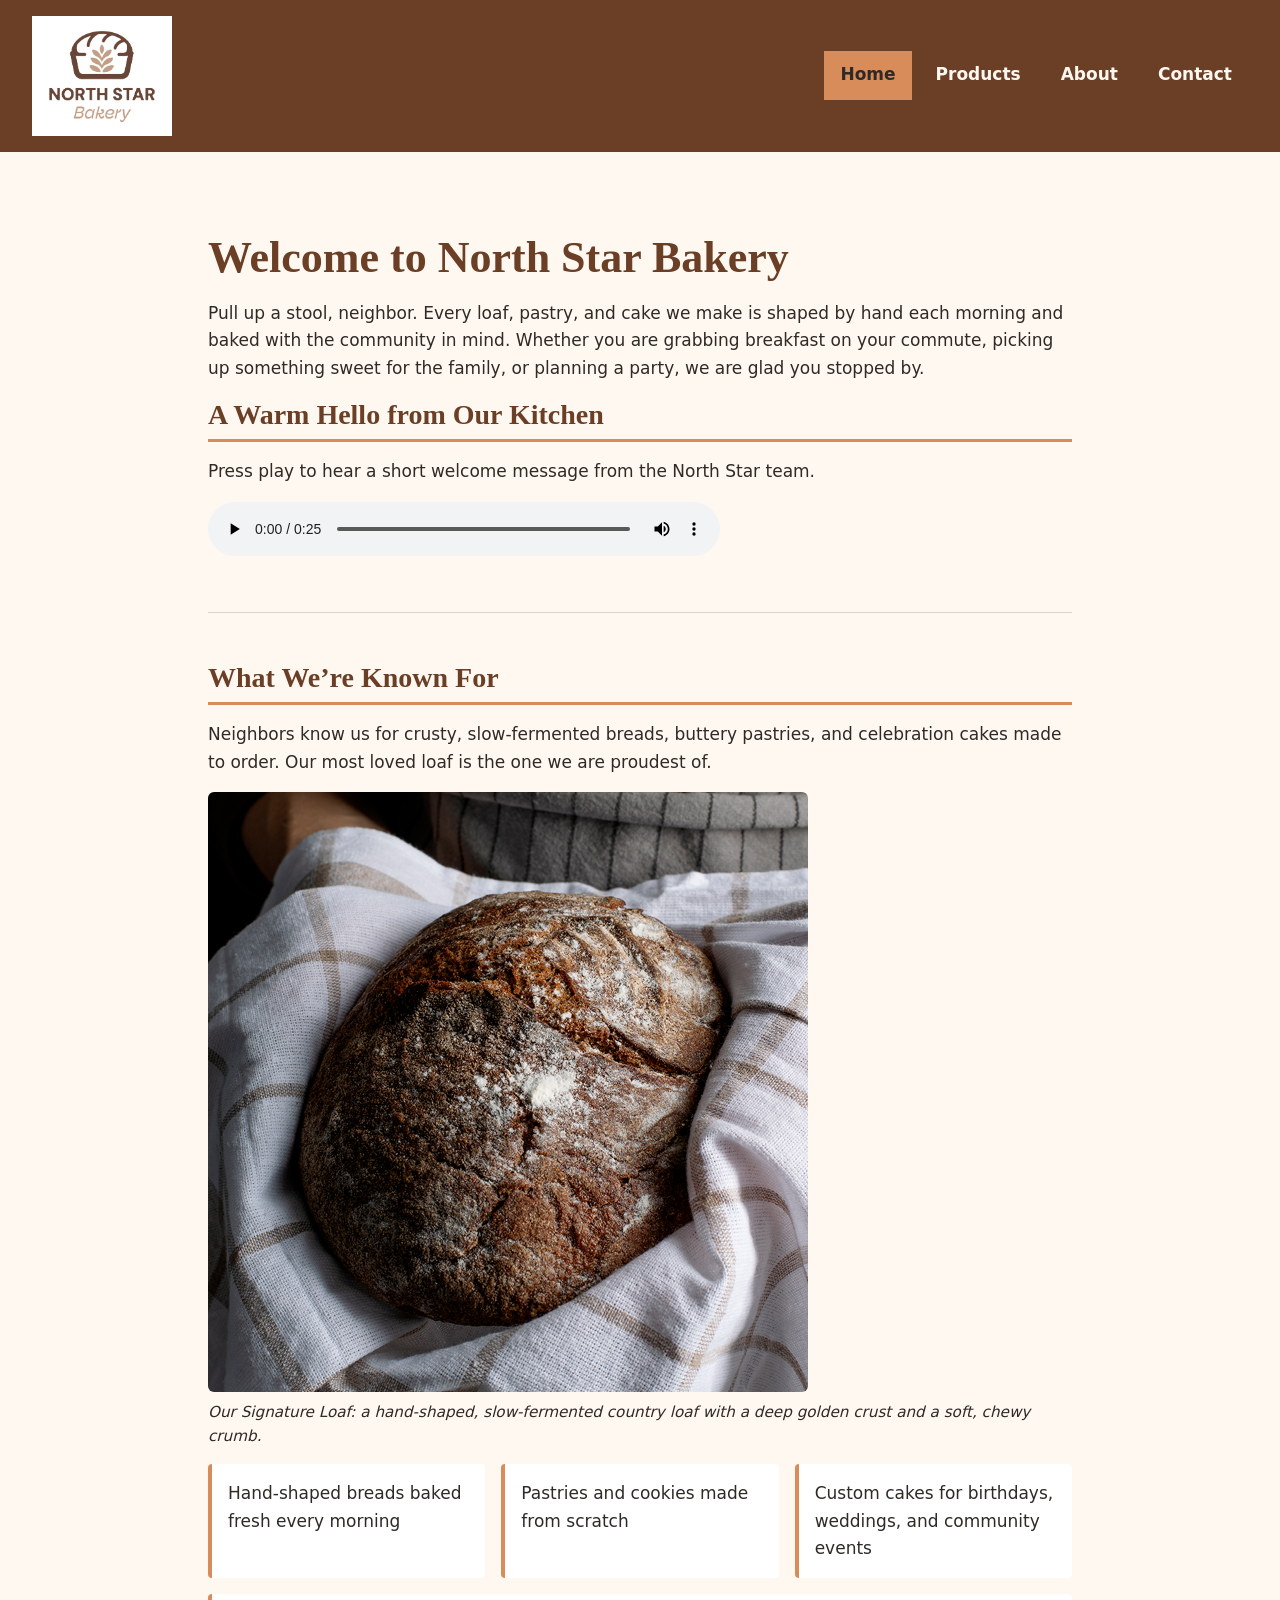
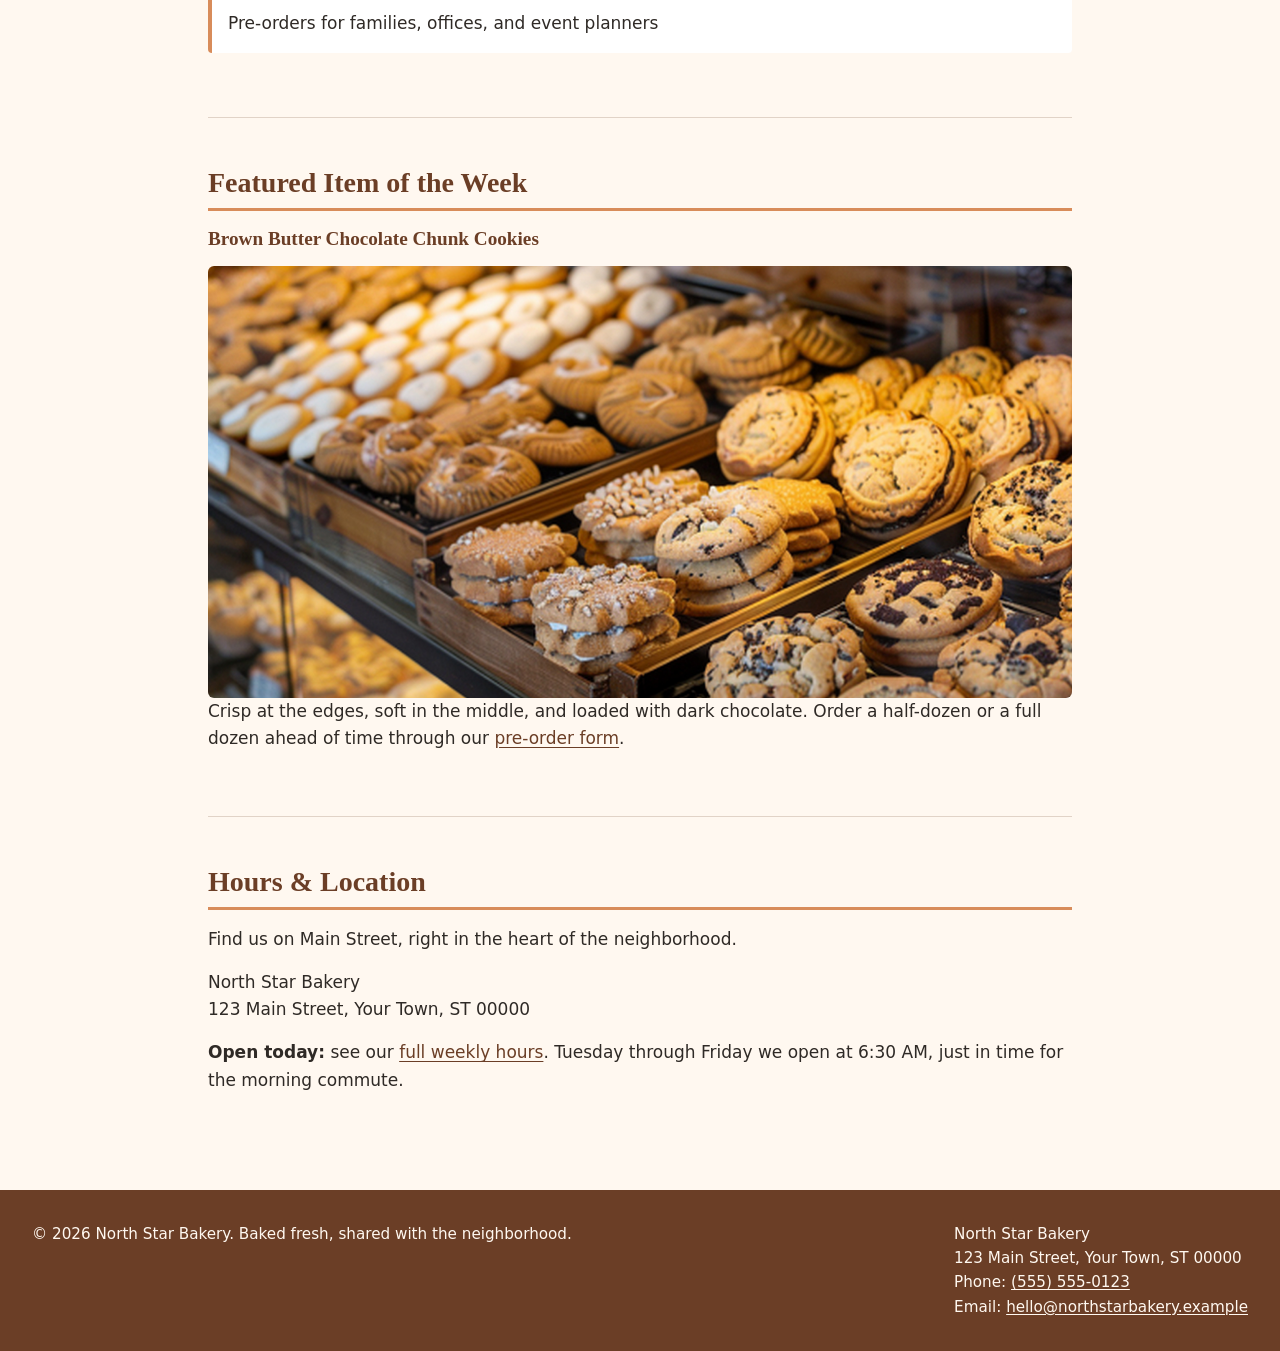
<file: index.html>
<!DOCTYPE html>
<html lang="en">
<head>
  <meta charset="UTF-8">
  <meta name="viewport" content="width=device-width, initial-scale=1.0">
  <meta name="description" content="North Star Bakery is a neighborhood bakery serving handmade breads, pastries, and cakes. Pre-order for your family or event.">
  <title>Home | North Star Bakery</title>
<link rel="stylesheet" href="style.css">
</head>
<body>

  <header>
    <a href="index.html">
      <img src="images/bakery-logo_c.png" alt="North Star Bakery logo: a loaf of bread with a wheat sprig inside" width="167" height="143">
    </a>
    <nav aria-label="Main navigation">
      <ul>
        <li><a href="index.html" aria-current="page">Home</a></li>
        <li><a href="products.html">Products</a></li>
        <li><a href="about.html">About</a></li>
        <li><a href="contact.html">Contact</a></li>
      </ul>
    </nav>
  </header>

  <main>
    <section aria-labelledby="welcome-heading">
      <h1 id="welcome-heading">Welcome to North Star Bakery</h1>
      <p>Pull up a stool, neighbor. Every loaf, pastry, and cake we make is shaped by hand each morning and baked with the community in mind. Whether you are grabbing breakfast on your commute, picking up something sweet for the family, or planning a party, we are glad you stopped by.</p>

      <h2>A Warm Hello from Our Kitchen</h2>
      <p>Press play to hear a short welcome message from the North Star team.</p>
      <audio controls preload="metadata">
        <source src="media/bakery-welcome_c.mp3" type="audio/mpeg">
        <p>Your browser does not support the audio element. You can <a href="media/bakery-welcome_c.mp3">download the welcome message (MP3)</a> instead.</p>
      </audio>
    </section>

    <section aria-labelledby="known-for-heading">
      <h2 id="known-for-heading">What We&rsquo;re Known For</h2>
      <p>Neighbors know us for crusty, slow-fermented breads, buttery pastries, and celebration cakes made to order. Our most loved loaf is the one we are proudest of.</p>

      <figure>
        <img src="images/bakery-signature-loaf_c.png" alt="A round, dark-crusted artisan loaf dusted with flour, resting in a white and tan checked kitchen towel" width="600" height="600">
        <figcaption>Our Signature Loaf: a hand-shaped, slow-fermented country loaf with a deep golden crust and a soft, chewy crumb.</figcaption>
      </figure>

      <ul>
        <li>Hand-shaped breads baked fresh every morning</li>
        <li>Pastries and cookies made from scratch</li>
        <li>Custom cakes for birthdays, weddings, and community events</li>
        <li>Pre-orders for families, offices, and event planners</li>
      </ul>
    </section>

    <section aria-labelledby="featured-heading">
      <h2 id="featured-heading">Featured Item of the Week</h2>
      <h3>Brown Butter Chocolate Chunk Cookies</h3>
      <picture>
        <source media="(min-width: 800px)" srcset="images/bakery-feature-large_c.png" width="1200" height="600">
        <img src="images/bakery-feature-small_c.png" alt="A bakery display case filled with trays of chocolate chunk cookies, sugar-topped pastries, and glazed buns" width="600" height="600">
      </picture>
      <p>Crisp at the edges, soft in the middle, and loaded with dark chocolate. Order a half-dozen or a full dozen ahead of time through our <a href="contact.html">pre-order form</a>.</p>
    </section>

    <section aria-labelledby="visit-heading">
      <h2 id="visit-heading">Hours &amp; Location</h2>
      <p>Find us on Main Street, right in the heart of the neighborhood.</p>
      <address>
        North Star Bakery<br>
        123 Main Street, Your Town, ST 00000
      </address>
      <p><strong>Open today:</strong> see our <a href="contact.html#hours-heading">full weekly hours</a>. Tuesday through Friday we open at 6:30 AM, just in time for the morning commute.</p>
    </section>
  </main>

  <footer>
    <p>&copy; 2026 North Star Bakery. Baked fresh, shared with the neighborhood.</p>
    <address>
      North Star Bakery<br>
      123 Main Street, Your Town, ST 00000<br>
      Phone: <a href="tel:+15555550123">(555) 555-0123</a><br>
      Email: <a href="mailto:hello@northstarbakery.example">hello@northstarbakery.example</a>
    </address>
  </footer>

</body>
</html>
</file>
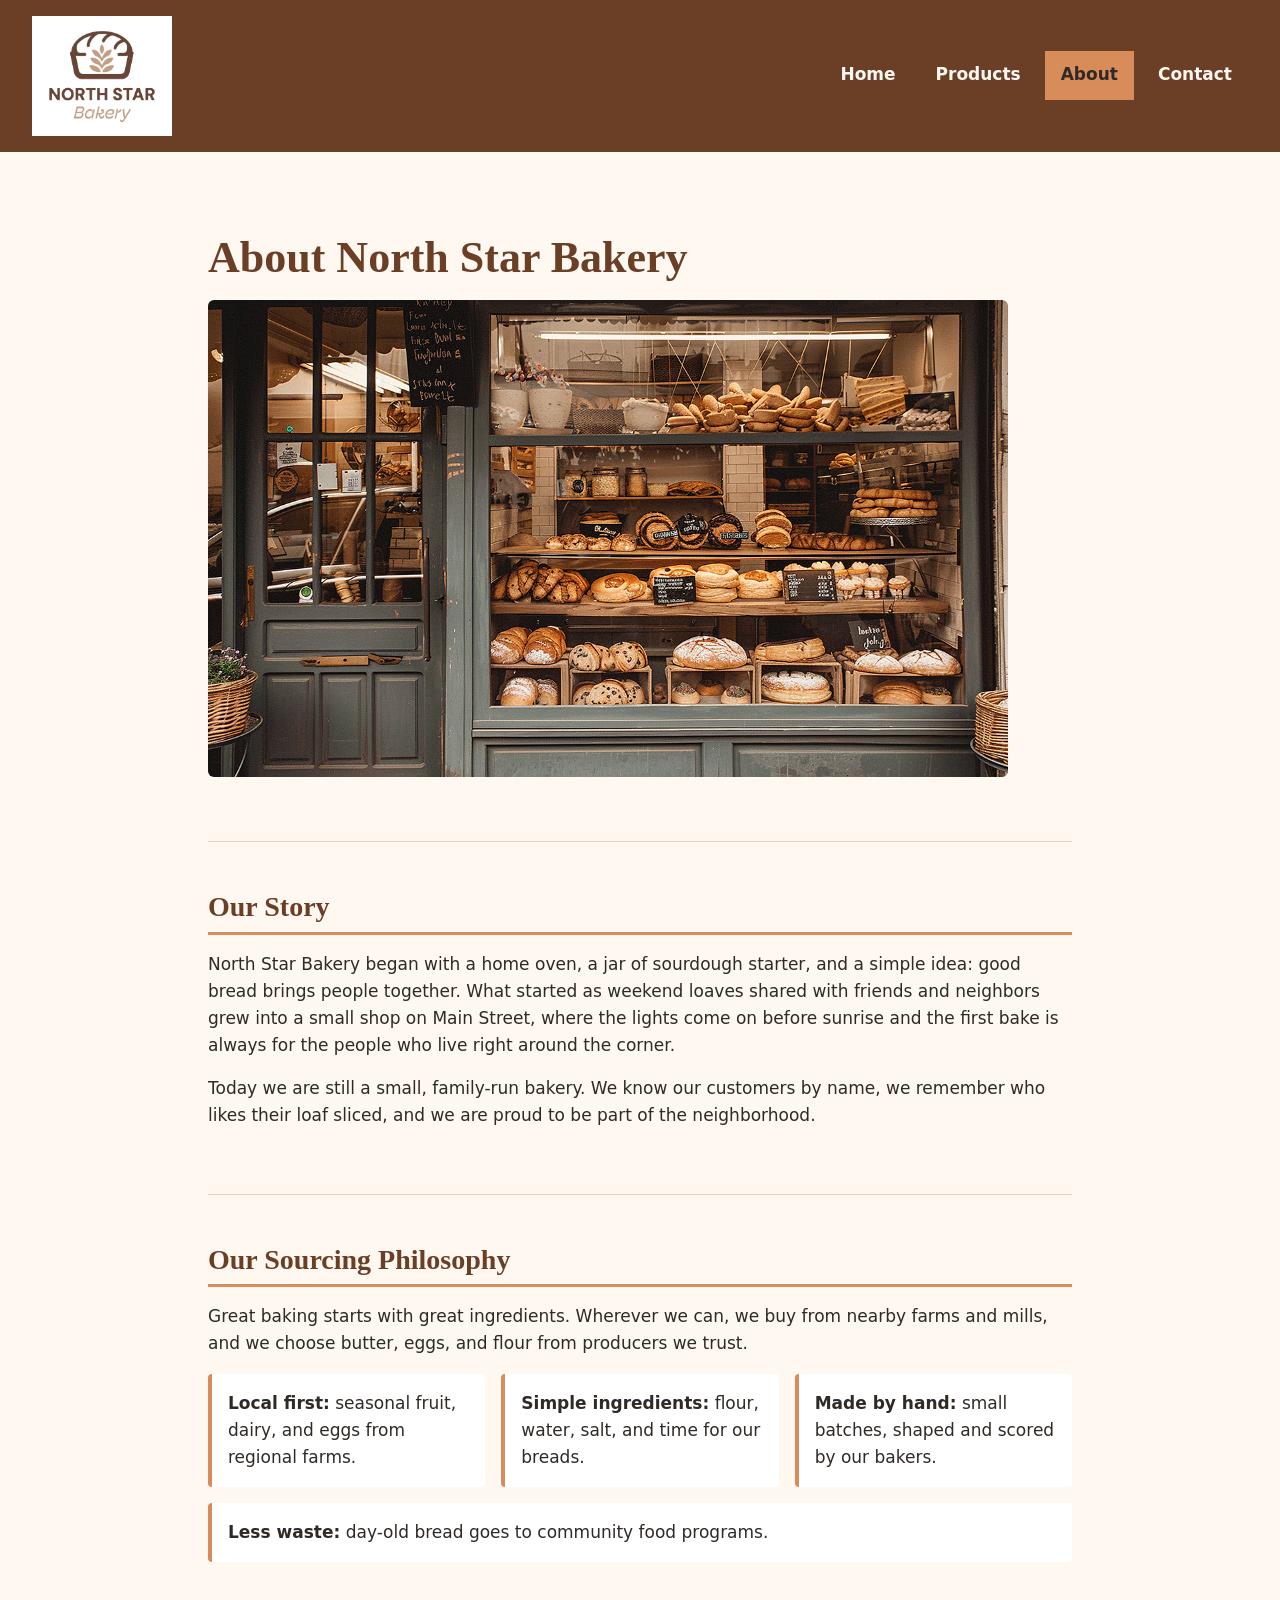
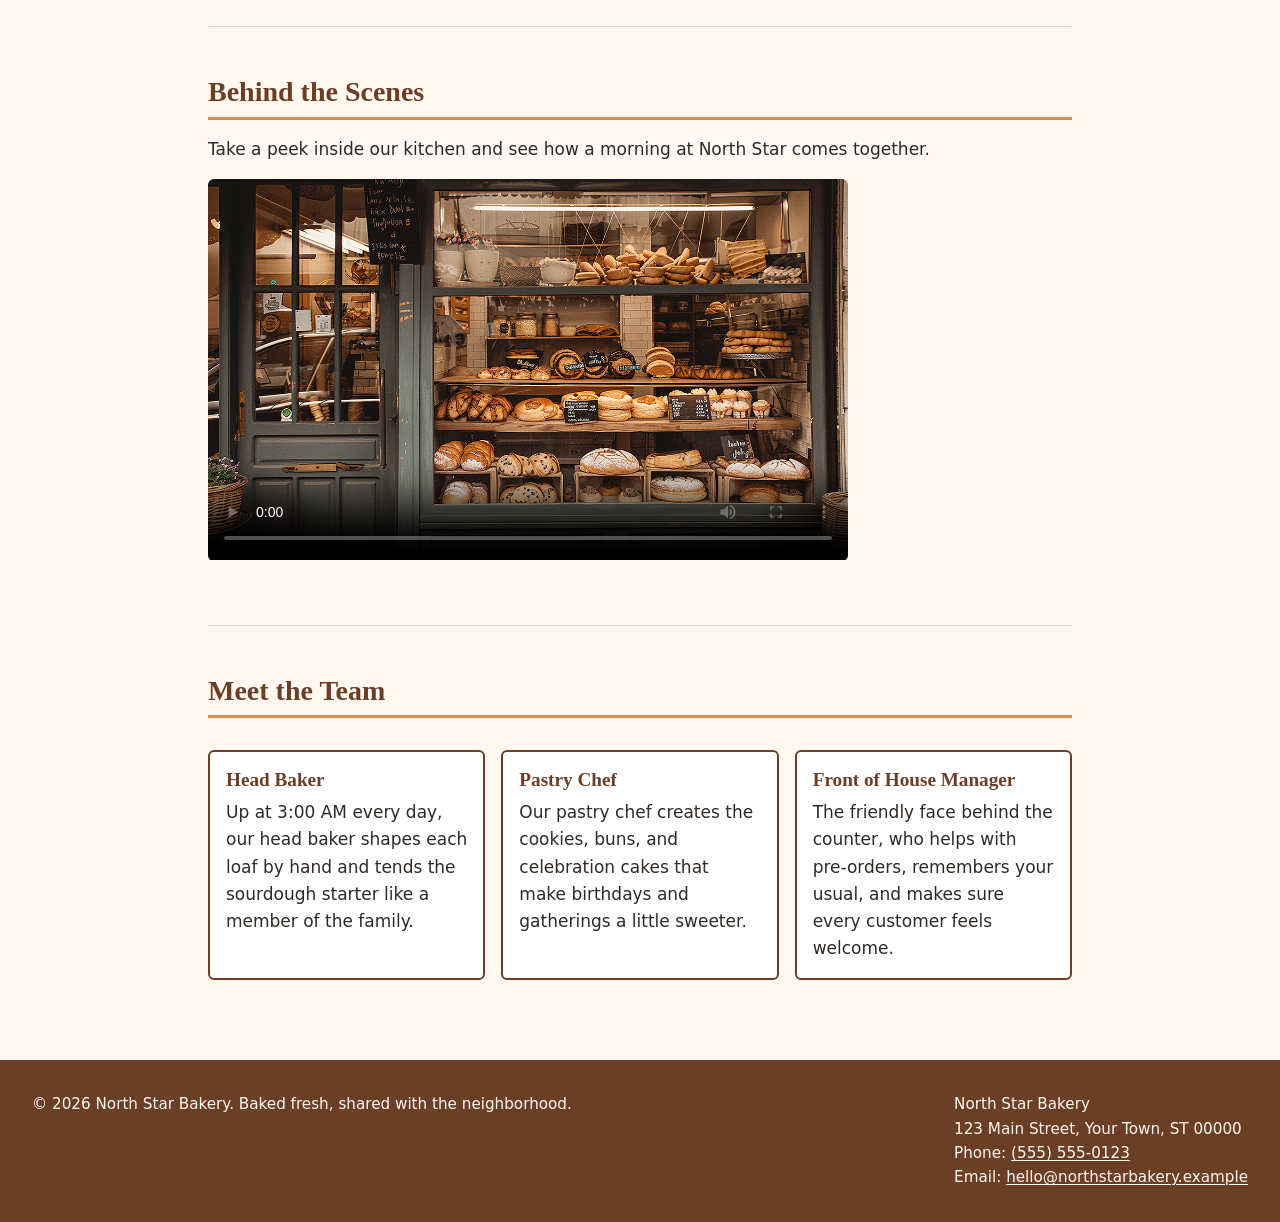
<file: about.html>
<!DOCTYPE html>
<html lang="en">
<head>
  <meta charset="UTF-8">
  <meta name="viewport" content="width=device-width, initial-scale=1.0">
  <meta name="description" content="Learn the story of North Star Bakery, our sourcing philosophy, and the people who bake for the neighborhood.">
  <title>About | North Star Bakery</title>
<link rel="stylesheet" href="style.css">
</head>
<body>

  <header>
    <a href="index.html">
      <img src="images/bakery-logo_c.png" alt="North Star Bakery logo: a loaf of bread with a wheat sprig inside" width="167" height="143">
    </a>
    <nav aria-label="Main navigation">
      <ul>
        <li><a href="index.html">Home</a></li>
        <li><a href="products.html">Products</a></li>
        <li><a href="about.html" aria-current="page">About</a></li>
        <li><a href="contact.html">Contact</a></li>
      </ul>
    </nav>
  </header>

  <main>
    <section aria-labelledby="about-heading">
      <h1 id="about-heading">About North Star Bakery</h1>
      <img src="images/bakery-storefront_c.png" alt="The North Star Bakery storefront with a gray-green door and a large window full of breads, rolls, and pastries on wooden shelves" width="800" height="477">
    </section>

    <section aria-labelledby="story-heading">
      <h2 id="story-heading">Our Story</h2>
      <p>North Star Bakery began with a home oven, a jar of sourdough starter, and a simple idea: good bread brings people together. What started as weekend loaves shared with friends and neighbors grew into a small shop on Main Street, where the lights come on before sunrise and the first bake is always for the people who live right around the corner.</p>
      <p>Today we are still a small, family-run bakery. We know our customers by name, we remember who likes their loaf sliced, and we are proud to be part of the neighborhood.</p>
    </section>

    <section aria-labelledby="sourcing-heading">
      <h2 id="sourcing-heading">Our Sourcing Philosophy</h2>
      <p>Great baking starts with great ingredients. Wherever we can, we buy from nearby farms and mills, and we choose butter, eggs, and flour from producers we trust.</p>
      <ul>
        <li><strong>Local first:</strong> seasonal fruit, dairy, and eggs from regional farms.</li>
        <li><strong>Simple ingredients:</strong> flour, water, salt, and time for our breads.</li>
        <li><strong>Made by hand:</strong> small batches, shaped and scored by our bakers.</li>
        <li><strong>Less waste:</strong> day-old bread goes to community food programs.</li>
      </ul>
    </section>

    <section aria-labelledby="behind-heading">
      <h2 id="behind-heading">Behind the Scenes</h2>
      <p>Take a peek inside our kitchen and see how a morning at North Star comes together.</p>
      <video controls preload="metadata" width="640" poster="images/bakery-storefront_c.png">
        <source src="media/bakery-behind-scenes_c.mp4" type="video/mp4">
        <p>Your browser does not support the video element. You can <a href="media/bakery-behind-scenes_c.mp4">download the behind-the-scenes video (MP4)</a> instead.</p>
      </video>
    </section>

    <section aria-labelledby="staff-heading">
      <h2 id="staff-heading">Meet the Team</h2>
      <article>
        <h3>Head Baker</h3>
        <p>Up at 3:00 AM every day, our head baker shapes each loaf by hand and tends the sourdough starter like a member of the family.</p>
      </article>
      <article>
        <h3>Pastry Chef</h3>
        <p>Our pastry chef creates the cookies, buns, and celebration cakes that make birthdays and gatherings a little sweeter.</p>
      </article>
      <article>
        <h3>Front of House Manager</h3>
        <p>The friendly face behind the counter, who helps with pre-orders, remembers your usual, and makes sure every customer feels welcome.</p>
      </article>
    </section>
  </main>

  <footer>
    <p>&copy; 2026 North Star Bakery. Baked fresh, shared with the neighborhood.</p>
    <address>
      North Star Bakery<br>
      123 Main Street, Your Town, ST 00000<br>
      Phone: <a href="tel:+15555550123">(555) 555-0123</a><br>
      Email: <a href="mailto:hello@northstarbakery.example">hello@northstarbakery.example</a>
    </address>
  </footer>

</body>
</html>
</file>
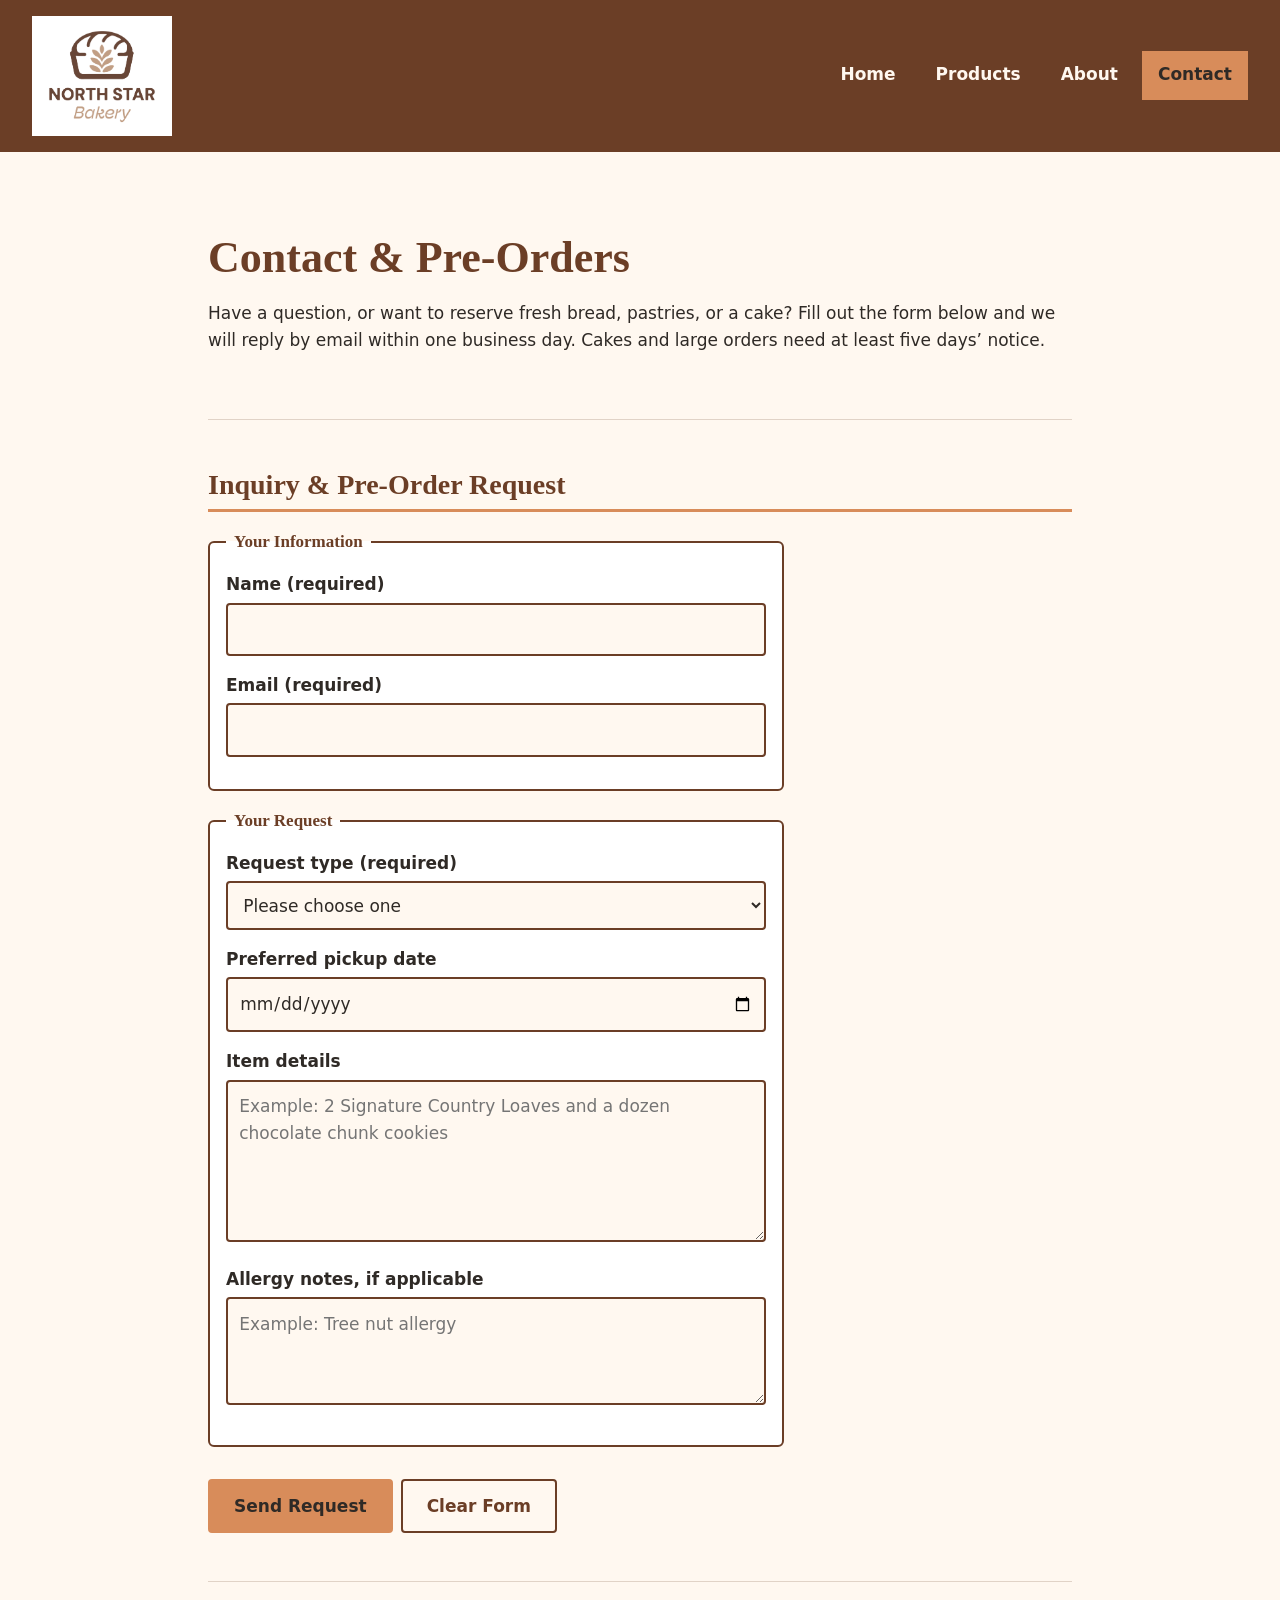
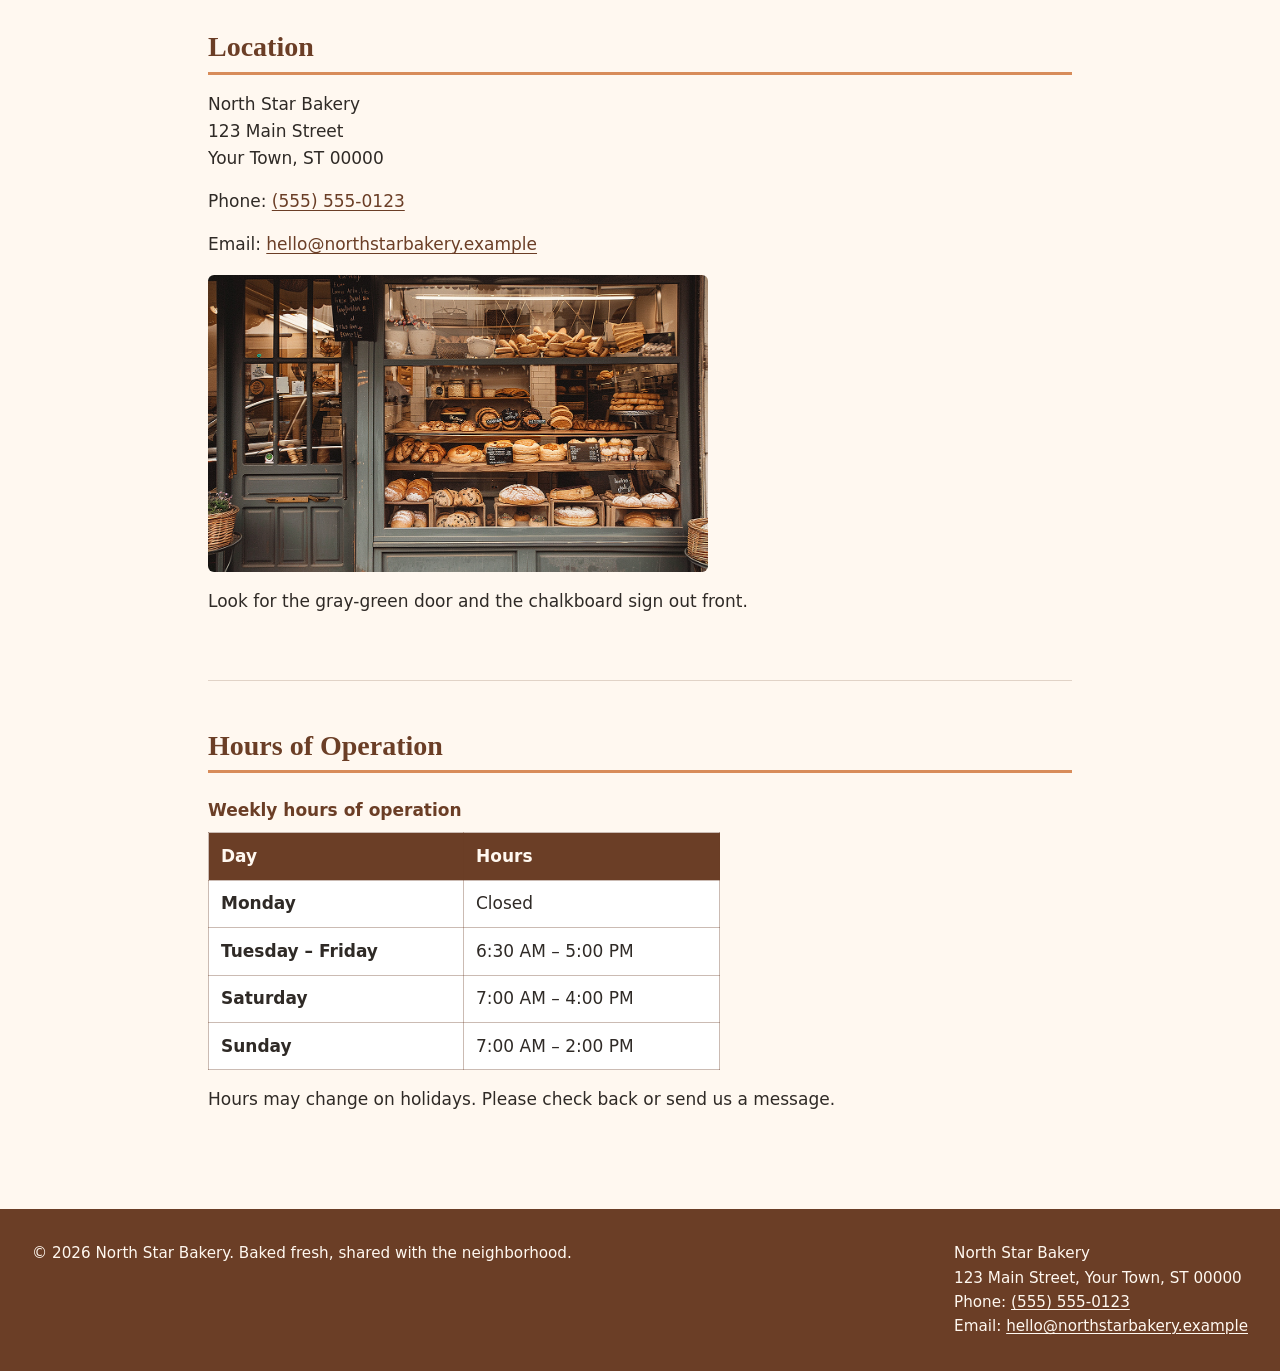
<file: contact.html>
<!DOCTYPE html>
<html lang="en">
<head>
  <meta charset="UTF-8">
  <meta name="viewport" content="width=device-width, initial-scale=1.0">
  <meta name="description" content="Send a pre-order request or question to North Star Bakery. Find our location and hours.">
  <title>Contact &amp; Pre-Orders | North Star Bakery</title>
  <link rel="stylesheet" href="style.css">
  <script src="js/contact.js" defer></script>
</head>
<body>

  <header>
    <a href="index.html">
      <img src="images/bakery-logo_c.png" alt="North Star Bakery logo: a loaf of bread with a wheat sprig inside" width="167" height="143">
    </a>
    <nav aria-label="Main navigation">
      <ul>
        <li><a href="index.html">Home</a></li>
        <li><a href="products.html">Products</a></li>
        <li><a href="about.html">About</a></li>
        <li><a href="contact.html" aria-current="page">Contact</a></li>
      </ul>
    </nav>
  </header>

  <main>
    <section aria-labelledby="contact-heading">
      <h1 id="contact-heading">Contact &amp; Pre-Orders</h1>
      <p>Have a question, or want to reserve fresh bread, pastries, or a cake? Fill out the form below and we will reply by email within one business day. Cakes and large orders need at least five days&rsquo; notice.</p>
    </section>

    <section aria-labelledby="form-heading">
      <h2 id="form-heading">Inquiry &amp; Pre-Order Request</h2>
      <form id="request-form" action="#" method="post" novalidate>

        <fieldset>
          <legend>Your Information</legend>
          <p>
            <label for="name">Name (required)</label><br>
            <input type="text" id="name" name="name" autocomplete="name" aria-describedby="name-error" required>
            <span class="error-message" id="name-error"></span>
          </p>
          <p>
            <label for="email">Email (required)</label><br>
            <input type="email" id="email" name="email" autocomplete="email" aria-describedby="email-error" required>
            <span class="error-message" id="email-error"></span>
          </p>
        </fieldset>

        <fieldset>
          <legend>Your Request</legend>
          <p>
            <label for="request-type">Request type (required)</label><br>
            <select id="request-type" name="request_type" aria-describedby="request-type-error" required>
              <option value="">Please choose one</option>
              <option value="pre-order">Pre-order</option>
              <option value="cake-order">Custom cake order</option>
              <option value="event-catering">Event or catering inquiry</option>
              <option value="general-question">General question</option>
            </select>
            <span class="error-message" id="request-type-error"></span>
          </p>
          <p>
            <label for="pickup-date">Preferred pickup date</label><br>
            <input type="date" id="pickup-date" name="pickup_date" aria-describedby="pickup-date-error">
            <span class="error-message" id="pickup-date-error"></span>
          </p>
          <p>
            <label for="item-details">Item details</label><br>
            <textarea id="item-details" name="item_details" rows="5" placeholder="Example: 2 Signature Country Loaves and a dozen chocolate chunk cookies" aria-describedby="item-details-error"></textarea>
            <span class="field-note" id="prefill-note" hidden>We filled this in from your saved items on the Products page. Feel free to edit it.</span>
            <span class="error-message" id="item-details-error"></span>
          </p>
          <p>
            <label for="allergy-notes">Allergy notes, if applicable</label><br>
            <textarea id="allergy-notes" name="allergy_notes" rows="3" placeholder="Example: Tree nut allergy"></textarea>
          </p>
        </fieldset>

        <p id="form-status" class="form-status" role="status" tabindex="-1"></p>

        <p>
          <button type="submit">Send Request</button>
          <button type="reset">Clear Form</button>
        </p>
      </form>
    </section>

    <section aria-labelledby="location-heading">
      <h2 id="location-heading">Location</h2>
      <address>
        North Star Bakery<br>
        123 Main Street<br>
        Your Town, ST 00000
      </address>
      <p>Phone: <a href="tel:+15555550123">(555) 555-0123</a></p>
      <p>Email: <a href="mailto:hello@northstarbakery.example">hello@northstarbakery.example</a></p>
      <img src="images/bakery-storefront_c.png" alt="The North Star Bakery storefront, a gray-green building with a window full of fresh bread" width="500" height="298">
      <p>Look for the gray-green door and the chalkboard sign out front.</p>
    </section>

    <section aria-labelledby="hours-heading">
      <h2 id="hours-heading">Hours of Operation</h2>
      <table>
        <caption>Weekly hours of operation</caption>
        <thead>
          <tr><th scope="col">Day</th><th scope="col">Hours</th></tr>
        </thead>
        <tbody>
          <tr><th scope="row">Monday</th><td>Closed</td></tr>
          <tr><th scope="row">Tuesday &ndash; Friday</th><td>6:30 AM &ndash; 5:00 PM</td></tr>
          <tr><th scope="row">Saturday</th><td>7:00 AM &ndash; 4:00 PM</td></tr>
          <tr><th scope="row">Sunday</th><td>7:00 AM &ndash; 2:00 PM</td></tr>
        </tbody>
      </table>
      <p>Hours may change on holidays. Please check back or send us a message.</p>
    </section>
  </main>

  <footer>
    <p>&copy; 2026 North Star Bakery. Baked fresh, shared with the neighborhood.</p>
    <address>
      North Star Bakery<br>
      123 Main Street, Your Town, ST 00000<br>
      Phone: <a href="tel:+15555550123">(555) 555-0123</a><br>
      Email: <a href="mailto:hello@northstarbakery.example">hello@northstarbakery.example</a>
    </address>
  </footer>

</body>
</html>
</file>
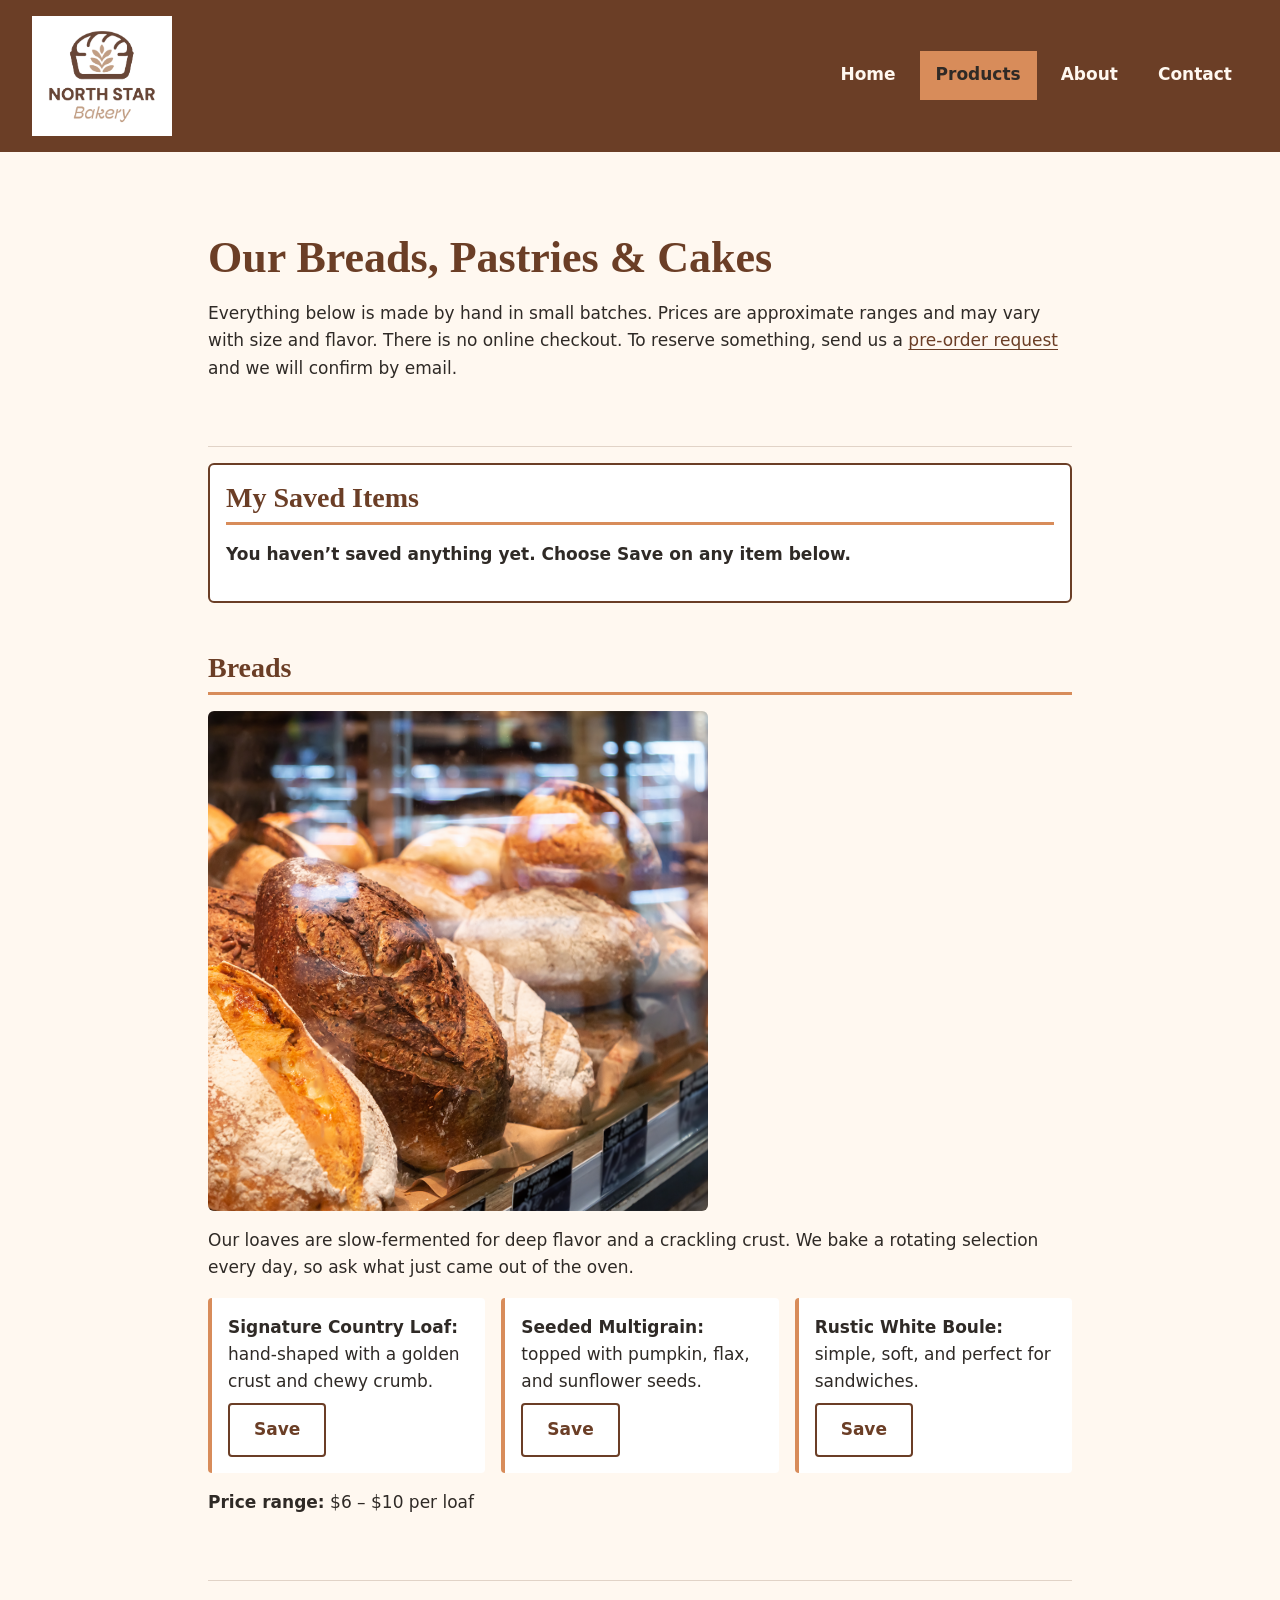
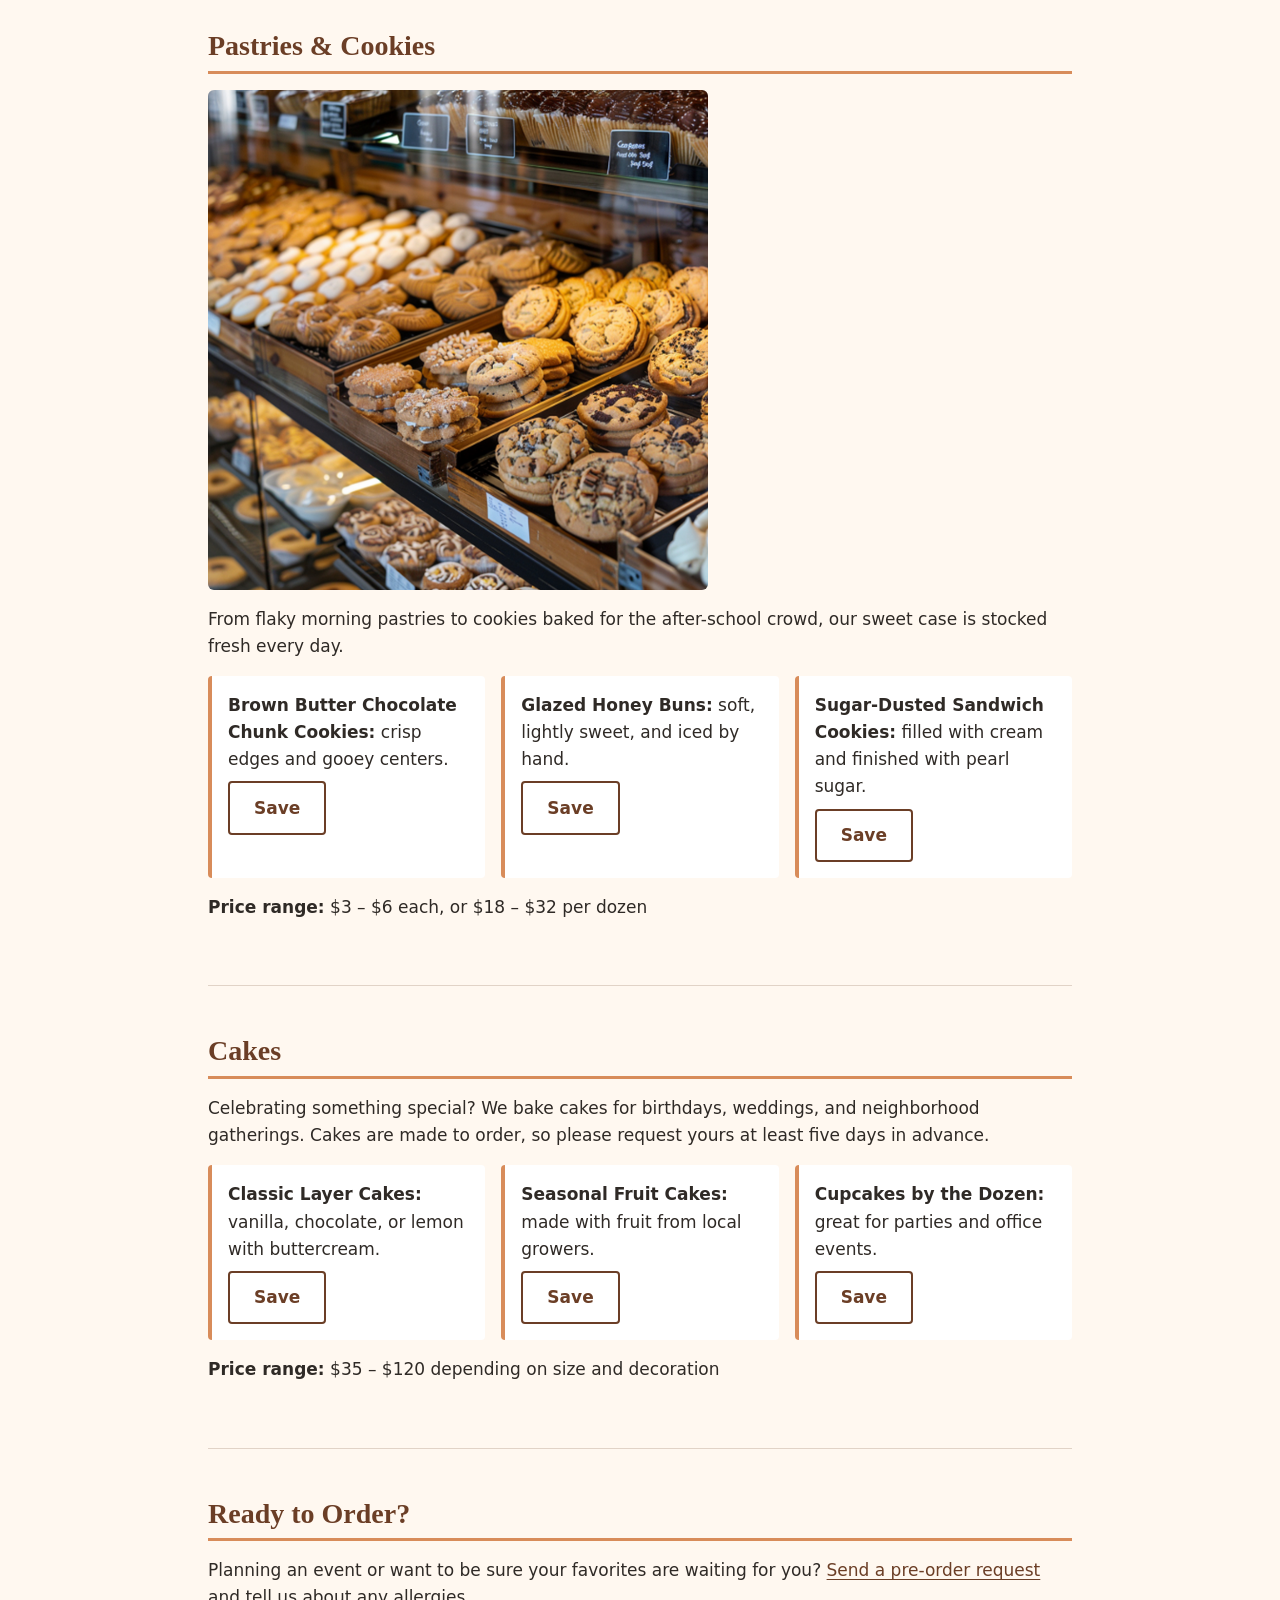
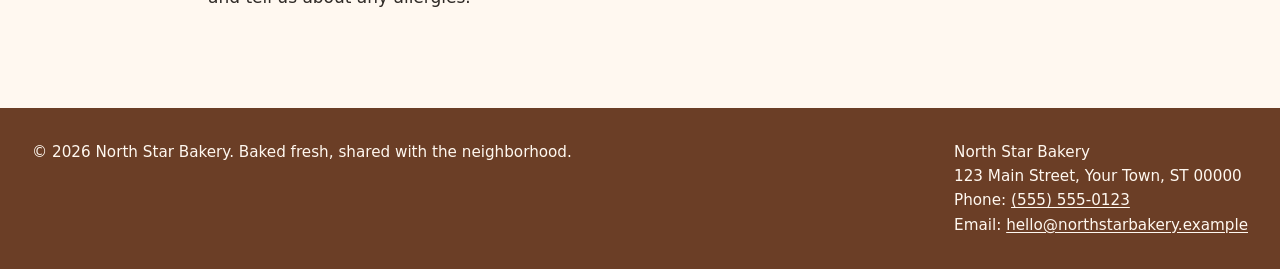
<file: products.html>
<!DOCTYPE html>
<html lang="en">
<head>
  <meta charset="UTF-8">
  <meta name="viewport" content="width=device-width, initial-scale=1.0">
  <meta name="description" content="Browse North Star Bakery's breads, pastries, and cakes, with approximate pricing and pre-order information.">
  <title>Products | North Star Bakery</title>
  <link rel="stylesheet" href="style.css">
  <script src="js/products.js" defer></script>
</head>
<body>

  <header>
    <a href="index.html">
      <img src="images/bakery-logo_c.png" alt="North Star Bakery logo: a loaf of bread with a wheat sprig inside" width="167" height="143">
    </a>
    <nav aria-label="Main navigation">
      <ul>
        <li><a href="index.html">Home</a></li>
        <li><a href="products.html" aria-current="page">Products</a></li>
        <li><a href="about.html">About</a></li>
        <li><a href="contact.html">Contact</a></li>
      </ul>
    </nav>
  </header>

  <main>
    <section aria-labelledby="products-heading">
      <h1 id="products-heading">Our Breads, Pastries &amp; Cakes</h1>
      <p>Everything below is made by hand in small batches. Prices are approximate ranges and may vary with size and flavor. There is no online checkout. To reserve something, send us a <a href="contact.html">pre-order request</a> and we will confirm by email.</p>
    </section>

    <section aria-labelledby="saved-heading" class="saved-panel">
      <h2 id="saved-heading">My Saved Items</h2>
      <p id="saved-status" tabindex="-1" aria-live="polite">Turn on JavaScript to save items to your list.</p>
      <ul id="saved-list" class="saved-list"></ul>
      <p class="saved-actions">
        <a href="contact.html" id="preorder-link" class="button-link" hidden>Start a pre-order with these items</a>
        <button type="button" id="clear-saved" hidden>Clear saved items</button>
      </p>
    </section>

    <section aria-labelledby="breads-heading">
      <h2 id="breads-heading">Breads</h2>
      <img src="images/bakery-bread_c.png" alt="Rows of crusty artisan loaves, including a seeded loaf and flour-dusted country breads, behind a glass bakery case" width="500" height="500">
      <p>Our loaves are slow-fermented for deep flavor and a crackling crust. We bake a rotating selection every day, so ask what just came out of the oven.</p>
      <ul>
        <li data-id="signature-country-loaf"><strong>Signature Country Loaf:</strong> hand-shaped with a golden crust and chewy crumb.</li>
        <li data-id="seeded-multigrain"><strong>Seeded Multigrain:</strong> topped with pumpkin, flax, and sunflower seeds.</li>
        <li data-id="rustic-white-boule"><strong>Rustic White Boule:</strong> simple, soft, and perfect for sandwiches.</li>
      </ul>
      <p><strong>Price range:</strong> $6 &ndash; $10 per loaf</p>
    </section>

    <section aria-labelledby="pastries-heading">
      <h2 id="pastries-heading">Pastries &amp; Cookies</h2>
      <img src="images/bakery-feature-small_c.png" alt="Trays of freshly baked cookies, glazed buns, and sugar-dusted pastries in a wooden display case" width="500" height="500">
      <p>From flaky morning pastries to cookies baked for the after-school crowd, our sweet case is stocked fresh every day.</p>
      <ul>
        <li data-id="chocolate-chunk-cookies"><strong>Brown Butter Chocolate Chunk Cookies:</strong> crisp edges and gooey centers.</li>
        <li data-id="glazed-honey-buns"><strong>Glazed Honey Buns:</strong> soft, lightly sweet, and iced by hand.</li>
        <li data-id="sandwich-cookies"><strong>Sugar-Dusted Sandwich Cookies:</strong> filled with cream and finished with pearl sugar.</li>
      </ul>
      <p><strong>Price range:</strong> $3 &ndash; $6 each, or $18 &ndash; $32 per dozen</p>
    </section>

    <section aria-labelledby="cakes-heading">
      <h2 id="cakes-heading">Cakes</h2>
      <p>Celebrating something special? We bake cakes for birthdays, weddings, and neighborhood gatherings. Cakes are made to order, so please request yours at least five days in advance.</p>
      <ul>
        <li data-id="classic-layer-cakes"><strong>Classic Layer Cakes:</strong> vanilla, chocolate, or lemon with buttercream.</li>
        <li data-id="seasonal-fruit-cakes"><strong>Seasonal Fruit Cakes:</strong> made with fruit from local growers.</li>
        <li data-id="cupcakes-by-the-dozen"><strong>Cupcakes by the Dozen:</strong> great for parties and office events.</li>
      </ul>
      <p><strong>Price range:</strong> $35 &ndash; $120 depending on size and decoration</p>
    </section>

    <section aria-labelledby="order-heading">
      <h2 id="order-heading">Ready to Order?</h2>
      <p>Planning an event or want to be sure your favorites are waiting for you? <a href="contact.html">Send a pre-order request</a> and tell us about any allergies.</p>
    </section>
  </main>

  <footer>
    <p>&copy; 2026 North Star Bakery. Baked fresh, shared with the neighborhood.</p>
    <address>
      North Star Bakery<br>
      123 Main Street, Your Town, ST 00000<br>
      Phone: <a href="tel:+15555550123">(555) 555-0123</a><br>
      Email: <a href="mailto:hello@northstarbakery.example">hello@northstarbakery.example</a>
    </address>
  </footer>

</body>
</html>
</file>
<file: style.css>
:root {
  --brown: #6b3e26;
  --peach: #d88c5a;
  --cream: #fff8f0;
  --charcoal: #2f2a26;
 
  --font-heading: Georgia, "Times New Roman", serif;
  --font-body: system-ui, -apple-system, "Segoe UI", Roboto, Arial, sans-serif;
 
  --space-s: 0.5rem;
  --space-m: 1rem;
  --space-l: 2rem;
  --space-xl: 3rem;
}
 
/* ---------- Base ---------- */
*,
*::before,
*::after {
  box-sizing: border-box;
}
 
body {
  margin: 0;
  min-height: 100vh;
  display: flex;
  flex-direction: column;
  font-family: var(--font-body);
  font-size: 1.0625rem;
  line-height: 1.6;
  color: var(--charcoal);
  background: var(--cream);
}
 
img,
video {
  max-width: 100%;
  height: auto;
  display: block;
}
 
audio {
  width: 100%;
  max-width: 32rem;
}
 
a {
  color: var(--brown);
  text-underline-offset: 0.15em;
}
 
a:hover {
  text-decoration-thickness: 0.2em;
}
 
:focus-visible {
  outline: 3px solid var(--brown);
  outline-offset: 3px;
}
 
header :focus-visible,
footer :focus-visible {
  outline-color: var(--cream);
}
 
/* ---------- Headings ---------- */
h1,
h2,
h3 {
  font-family: var(--font-heading);
  color: var(--brown);
  line-height: 1.2;
  margin: 0 0 var(--space-m);
}
 
h1 { font-size: 2rem; }
h2 { font-size: 1.5rem; }
h3 { font-size: 1.2rem; }
 
h2 {
  padding-bottom: var(--space-s);
  border-bottom: 3px solid var(--peach);
}
 
p,
ul,
address {
  margin: 0 0 var(--space-m);
}
 
address {
  font-style: normal;
}
 
/* ---------- Header and navigation ---------- */
header {
  display: flex;
  flex-direction: column;
  align-items: center;
  gap: var(--space-m);
  padding: var(--space-m);
  background: var(--brown);
}
 
header img {
  width: 110px;
}
 
nav ul {
  display: flex;
  flex-wrap: wrap;
  justify-content: center;
  gap: var(--space-s);
  margin: 0;
  padding: 0;
  list-style: none;
}
 
nav a {
  display: block;
  padding: 0.6rem 1rem;
  color: var(--cream);
  font-weight: 600;
  text-decoration: none;
  border-bottom: 3px solid transparent;
}
 
nav a:hover {
  border-bottom-color: var(--peach);
}
 
nav a[aria-current="page"] {
  color: var(--charcoal);
  background: var(--peach);
  border-bottom-color: var(--peach);
}
 
/* ---------- Main content ---------- */
main {
  flex: 1;
  display: flex;
  flex-direction: column;
  width: 100%;
  max-width: 60rem;
  margin: 0 auto;
  padding: var(--space-m);
}
 
main > section {
  padding: var(--space-l) 0;
  border-bottom: 1px solid rgba(107, 62, 38, 0.2);
}
 
main > section:last-child {
  border-bottom: 0;
}
 
main > section > img,
main > section > figure,
main > section > picture,
main > section > video {
  margin-bottom: var(--space-m);
}
 
main > section > img,
picture img,
figure img,
video {
  border-radius: 6px;
}
 
figure {
  margin: 0 0 var(--space-m);
}
 
figcaption {
  margin-top: var(--space-s);
  font-size: 0.95rem;
  font-style: italic;
}
 
/* Bulleted lists: product and feature lists */
main ul {
  padding-left: 1.25rem;
}
 
main li {
  margin-bottom: var(--space-s);
}
 
main li::marker {
  color: var(--peach);
}
 
/* Team cards (about page) */
article {
  padding: var(--space-m);
  margin-bottom: var(--space-m);
  background: #fff;
  border: 2px solid var(--brown);
  border-radius: 6px;
}
 
article h3 {
  margin-bottom: var(--space-s);
}
 
article p {
  margin-bottom: 0;
}
 
/* ---------- Hours table ---------- */
table {
  width: 100%;
  max-width: 32rem;
  margin-bottom: var(--space-m);
  border-collapse: collapse;
  background: #fff;
}
 
caption {
  padding: var(--space-s) 0;
  font-weight: 700;
  text-align: left;
  color: var(--brown);
}
 
th,
td {
  padding: 0.6rem 0.75rem;
  text-align: left;
  border: 1px solid rgba(107, 62, 38, 0.35);
}
 
thead th {
  color: var(--cream);
  background: var(--brown);
}
 
tbody th {
  font-weight: 600;
}
 
/* ---------- Form ---------- */
form {
  display: flex;
  flex-direction: column;
  gap: var(--space-m);
  max-width: 36rem;
}
 
fieldset {
  min-width: 0;
  margin: 0;
  padding: var(--space-m);
  background: #fff;
  border: 2px solid var(--brown);
  border-radius: 6px;
}
 
legend {
  padding: 0 var(--space-s);
  font-family: var(--font-heading);
  font-weight: 700;
  color: var(--brown);
}
 
label {
  font-weight: 600;
}
 
input,
select,
textarea {
  width: 100%;
  max-width: 100%;
  margin-top: 0.25rem;
  padding: 0.7rem;
  font: inherit;
  color: var(--charcoal);
  background: var(--cream);
  border: 2px solid var(--brown);
  border-radius: 4px;
}
 
textarea {
  resize: vertical;
}
 
form > p {
  display: flex;
  flex-wrap: wrap;
  gap: var(--space-s);
  margin: 0;
}
 
button {
  min-height: 44px;
  padding: 0.7rem 1.5rem;
  font: inherit;
  font-weight: 700;
  color: var(--brown);
  background: transparent;
  border: 2px solid var(--brown);
  border-radius: 4px;
  cursor: pointer;
}
 
button[type="submit"] {
  color: var(--charcoal);
  background: var(--peach);
  border-color: var(--peach);
}
 
button:hover {
  background: var(--brown);
  border-color: var(--brown);
  color: var(--cream);
}
 
/* ---------- Footer ---------- */
footer {
  display: flex;
  flex-direction: column;
  gap: var(--space-m);
  padding: var(--space-l) var(--space-m);
  color: var(--cream);
  background: var(--brown);
  font-size: 0.95rem;
}
 
footer p,
footer address {
  margin: 0;
}
 
footer a {
  color: var(--cream);
}
 
/* ---------- Tablet and larger (min-width: 48em, about 768px) ---------- */
@media (min-width: 48em) {
  h1 { font-size: 2.75rem; }
  h2 { font-size: 1.75rem; }
 
  header {
    flex-direction: row;
    justify-content: space-between;
    padding: var(--space-m) var(--space-l);
  }
 
  header img {
    width: 140px;
  }
 
  nav ul {
    justify-content: flex-end;
  }
 
  main {
    padding: var(--space-m) var(--space-l);
  }
 
  /* Product and feature lists become a row of cards */
  main section ul {
    display: flex;
    flex-wrap: wrap;
    gap: var(--space-m);
    padding: 0;
    list-style: none;
  }
 
  main section li {
    flex: 1 1 14rem;
    margin: 0;
    padding: var(--space-m);
    background: #fff;
    border-left: 4px solid var(--peach);
    border-radius: 4px;
  }
 
  footer {
    flex-direction: row;
    justify-content: space-between;
    align-items: flex-start;
    padding: var(--space-l);
  }
}
 
/* Team section: heading on its own row, cards side by side */
@media (min-width: 48em) {
  main > section[aria-labelledby="staff-heading"] {
    display: flex;
    flex-wrap: wrap;
    gap: var(--space-m);
  }
 
  main > section[aria-labelledby="staff-heading"] h2 {
    flex: 0 0 100%;
  }
 
  main > section[aria-labelledby="staff-heading"] article {
    flex: 1 1 14rem;
    margin: 0;
  }
}
 
/* ---------- Desktop (min-width: 64em, about 1024px) ---------- */
@media (min-width: 64em) {
  main {
    padding: var(--space-l) var(--space-xl);
  }
 
  main > section {
    padding: var(--space-xl) 0;
  }
}
 
/* ---------- Respect reduced motion ---------- */
@media (prefers-reduced-motion: reduce) {
  * {
    scroll-behavior: auto !important;
    transition: none !important;
  }
}
 
/* ==========================================================
   Touchstone 4: interactive features (saved items + form feedback)
   Uses only the four palette colors. Mobile-first.
   ========================================================== */
 
[hidden] {
  display: none !important;
}
 
/* ---------- Saved items panel (products page) ---------- */
.saved-panel {
  padding: var(--space-m);
  margin-top: var(--space-m);
  background: #fff;
  border: 2px solid var(--brown);
  border-radius: 6px;
}
 
#saved-status {
  font-weight: 600;
}
 
.saved-list {
  padding: 0;
  list-style: none;
}
 
.saved-list:empty {
  display: none;
}
 
.saved-list li {
  display: flex;
  flex-wrap: wrap;
  align-items: center;
  justify-content: space-between;
  gap: var(--space-s);
  padding: var(--space-s) var(--space-m);
  margin-bottom: var(--space-s);
  background: var(--cream);
  border-left: 4px solid var(--peach);
  border-radius: 4px;
}
 
.saved-actions {
  display: flex;
  flex-wrap: wrap;
  align-items: center;
  gap: var(--space-m);
  margin-bottom: 0;
}
 
.save-btn {
  display: block;
  margin-top: var(--space-s);
}
 
button[aria-pressed="true"] {
  color: var(--charcoal);
  background: var(--peach);
  border-color: var(--peach);
}
 
button[aria-pressed="true"]:hover {
  color: var(--cream);
  background: var(--brown);
  border-color: var(--brown);
}
 
.button-link {
  display: inline-block;
  padding: 0.7rem 1.5rem;
  font-weight: 700;
  color: var(--charcoal);
  text-decoration: none;
  background: var(--peach);
  border: 2px solid var(--peach);
  border-radius: 4px;
}
 
.button-link:hover {
  color: var(--cream);
  background: var(--brown);
  border-color: var(--brown);
}
 
/* ---------- Form feedback (contact page) ---------- */
.error-message:not(:empty) {
  display: block;
  margin-top: 0.4rem;
  padding: 0.4rem 0.6rem;
  font-size: 0.95rem;
  font-weight: 600;
  color: var(--cream);
  background: var(--brown);
  border-radius: 4px;
}
 
input[aria-invalid="true"],
select[aria-invalid="true"],
textarea[aria-invalid="true"] {
  box-shadow: 0 0 0 3px var(--peach);
}
 
.field-note {
  display: block;
  margin-top: 0.4rem;
  font-size: 0.95rem;
  font-style: italic;
}
 
.form-status:not(:empty) {
  margin: 0;
  padding: var(--space-s) var(--space-m);
  font-weight: 600;
  color: var(--charcoal);
  background: var(--peach);
  border-radius: 4px;
}
 
@media (min-width: 48em) {
  .saved-list li {
    flex: 1 1 100%;
  }
}
</file>
